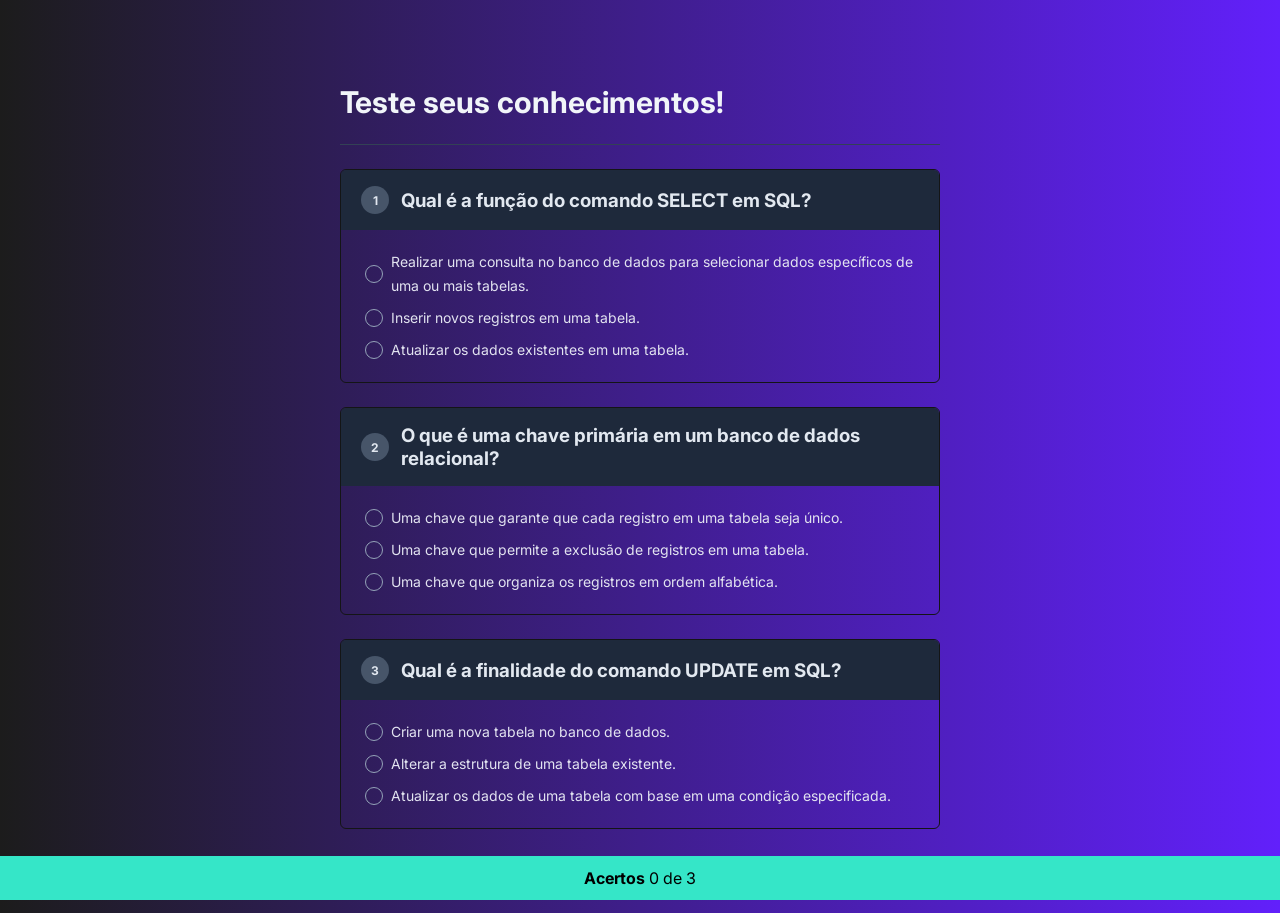
<file: bancoDeDados.html>
<!DOCTYPE html>
<html lang="pt-br">
<head>
    <meta charset="UTF-8">
    <meta name="viewport" content="width=device-width, initial-scale=1.0">
    <title>Banco de Dados</title>
    <link rel="stylesheet" href="assets/css/index.css">
</head>
<body>
    <main>
        <header>

         <h1>Teste seus conhecimentos!</h1>

        </header>

        <div id="quiz"></div>

        <template>
            <div class="quiz-item">
                <h3>
                    pergunta 01
                </h3>
                <dl>
                    <dt>
                        <input type="radio" name="item" value="0">
                        <span>
                            Resposta A
                        </span>
                    </dt>
                </dl>
            </div>
        </template> 
        
        <div id="acertos" >
            <strong>Acertos</strong>
            <span>0 de 10</span>
        </div>

    </main>

    <script src="assets/js/bancoDeDados.js"></script>
</body>
</html>
</file>
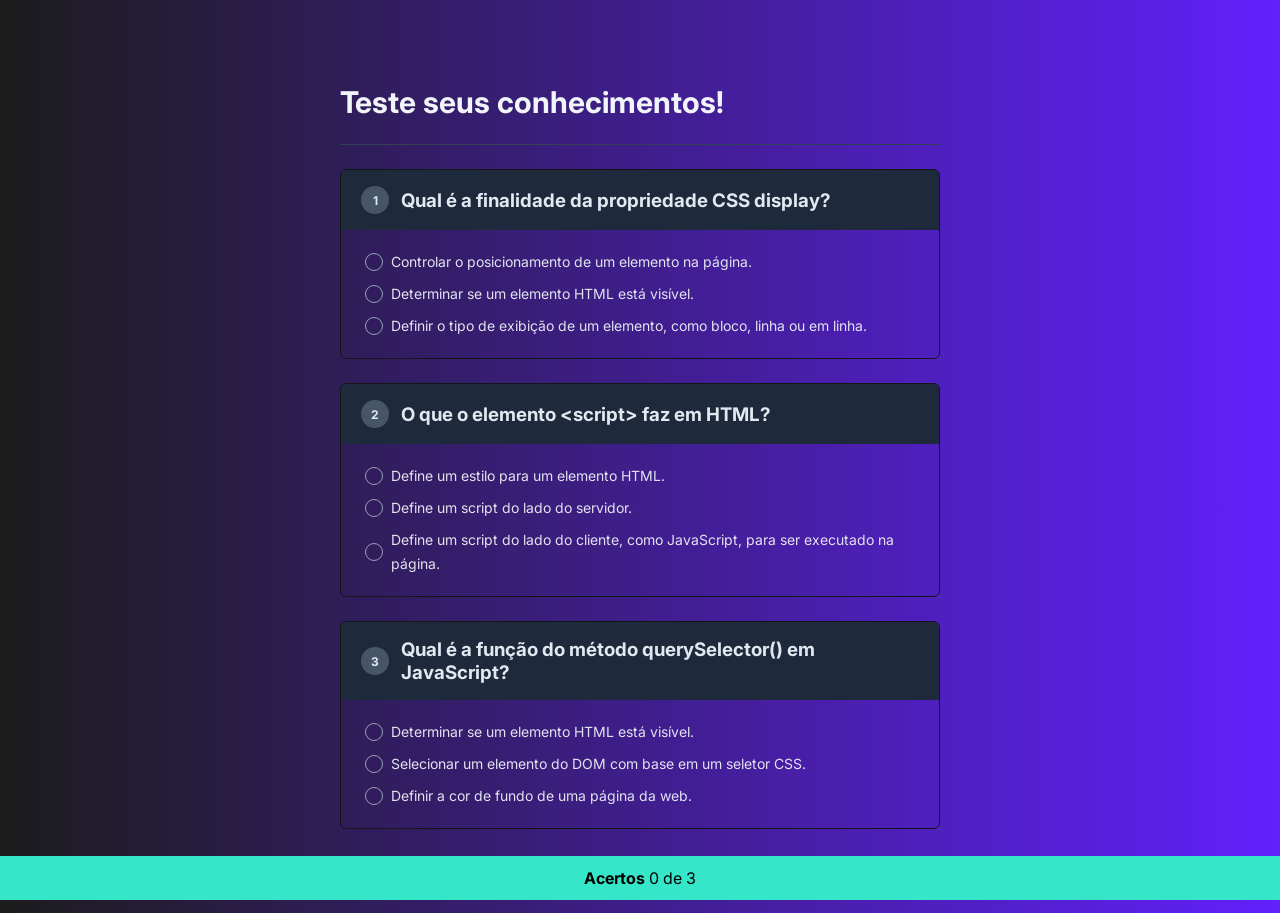
<file: htmlCssJs.html>
<!DOCTYPE html>
<html lang="pt-br">
<head>
    <meta charset="UTF-8">
    <meta name="viewport" content="width=device-width, initial-scale=1.0">
    <title>HTML CSS JS</title>
    <link rel="stylesheet" href="assets/css/index.css">
</head>
<body>
    <main>
        <header>

         <h1>Teste seus conhecimentos!</h1>

        </header>

        <div id="quiz"></div>

        <template>
            <div class="quiz-item">
                <h3>
                    pergunta 01
                </h3>
                <dl>
                    <dt>
                        <input type="radio" name="item" value="0">
                        <span>
                            Resposta A
                        </span>
                    </dt>
                </dl>
            </div>
        </template> 
        
        <div id="acertos" >
            <strong>Acertos</strong>
            <span>0 de 3</span>
        </div>

    </main>

    <script src="assets/js/htmlCssJs.js"></script>
</body>
</html>
</file>
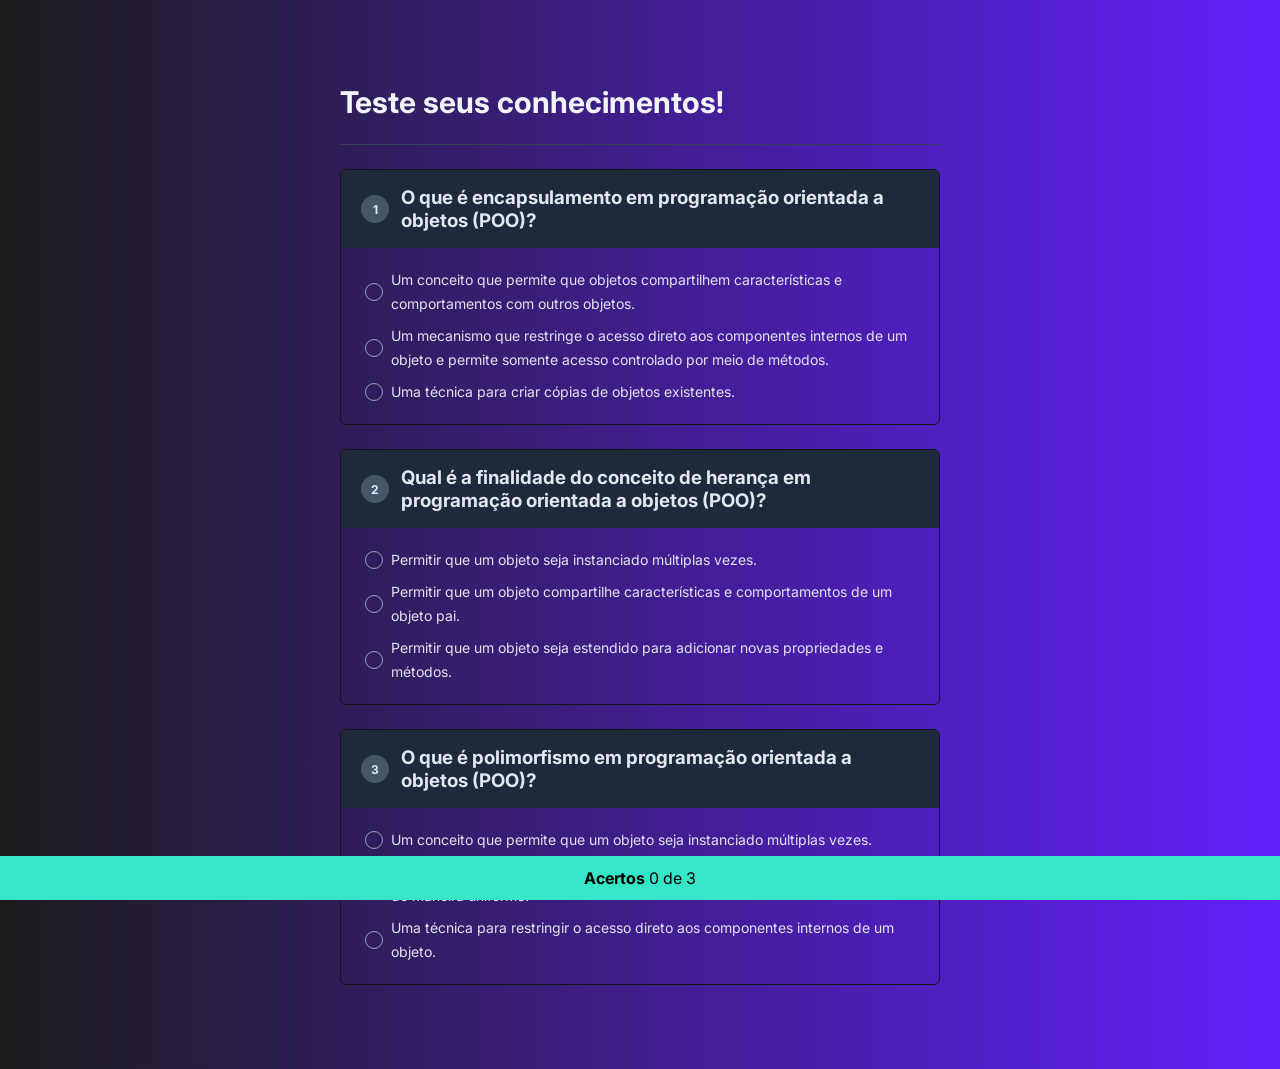
<file: programacaoOrientadaObjetos.html>
<!DOCTYPE html>
<html lang="pt-br">
<head>
    <meta charset="UTF-8">
    <meta name="viewport" content="width=device-width, initial-scale=1.0">
    <title>POO</title>
    <link rel="stylesheet" href="assets/css/index.css">
</head>
<body>
    <main>
        <header>

         <h1>Teste seus conhecimentos!</h1>

        </header>

        <div id="quiz"></div>

        <template>
            <div class="quiz-item">
                <h3>
                    pergunta 01
                </h3>
                <dl>
                    <dt>
                        <input type="radio" name="item" value="0">
                        <span>
                            Resposta A
                        </span>
                    </dt>
                </dl>
            </div>
        </template> 
        
        <div id="acertos" >
            <strong>Acertos</strong>
            <span>0 de 10</span>
        </div>

    </main>
    <script src="assets/js/POO.JS"></script>
</body>
</html>
</file>
<file: assets/css/index.css>
@import 'pages/home.css';
@import 'pages/bancoDeDados.css';
@import 'pages/POO.css';
@import 'pages/htmlCssJs.css';
</file>
